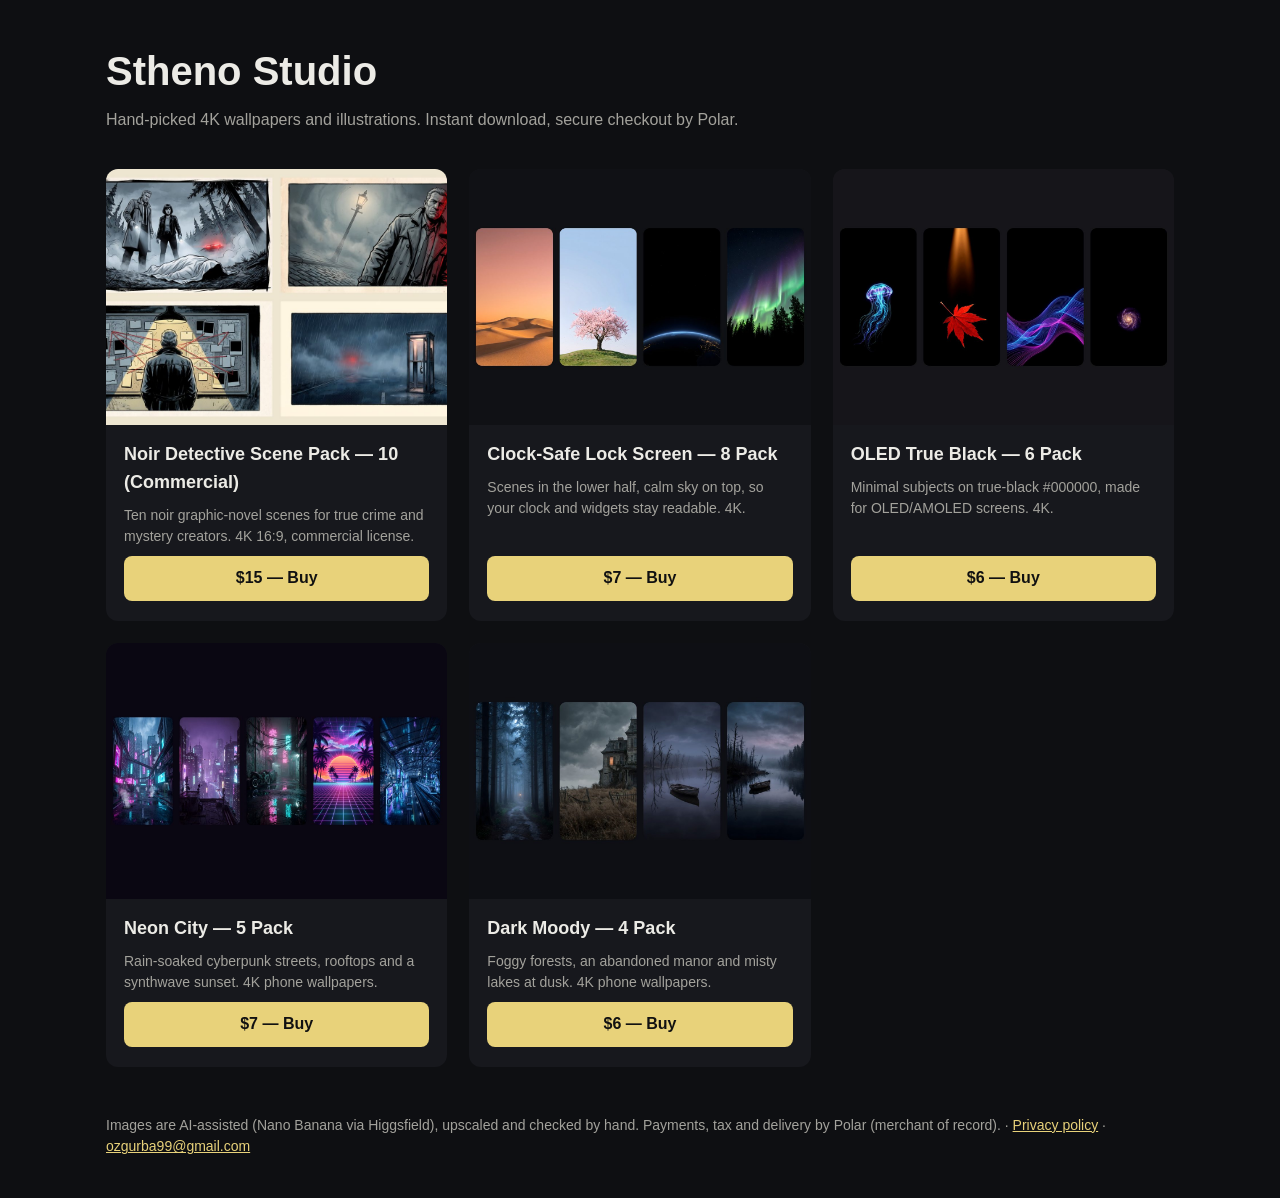
<file: index.html>
<!doctype html><html lang="en"><head><meta charset="utf-8"><meta name="viewport" content="width=device-width,initial-scale=1"><title>Stheno Studio — 4K Wallpapers & Illustrations</title><meta name="description" content="Hand-picked 4K phone wallpapers and commercial-license illustrations."><link rel="stylesheet" href="style.css"></head><body><div class="w"><h1>Stheno Studio</h1><p class="sub">Hand-picked 4K wallpapers and illustrations. Instant download, secure checkout by Polar.</p><div class="g">
<div class="c"><img src="img/noir.jpg" alt="Noir Detective Scene Pack — 10 (Commercial)"><div><h2>Noir Detective Scene Pack — 10 (Commercial)</h2><p>Ten noir graphic-novel scenes for true crime and mystery creators. 4K 16:9, commercial license.</p><a class="b" href="https://buy.polar.sh/polar_cl_txmL2qFg6qswh0WI6052431fgvAcL8Vw7C6N21rwVnG">$15 — Buy</a></div></div>
<div class="c"><img src="img/clock-safe.jpg" alt="Clock-Safe Lock Screen — 8 Pack"><div><h2>Clock-Safe Lock Screen — 8 Pack</h2><p>Scenes in the lower half, calm sky on top, so your clock and widgets stay readable. 4K.</p><a class="b" href="https://buy.polar.sh/polar_cl_9JHCpTUC3P7uurJiYHPQkxbZzspGuaxiSgsMO2AusTf">$7 — Buy</a></div></div>
<div class="c"><img src="img/oled.jpg" alt="OLED True Black — 6 Pack"><div><h2>OLED True Black — 6 Pack</h2><p>Minimal subjects on true-black #000000, made for OLED/AMOLED screens. 4K.</p><a class="b" href="https://buy.polar.sh/polar_cl_73zhhj5NyqBLnMoAy0L8GojgaJNyEOyZICRb345XiMq">$6 — Buy</a></div></div>
<div class="c"><img src="img/neon-city.jpg" alt="Neon City — 5 Pack"><div><h2>Neon City — 5 Pack</h2><p>Rain-soaked cyberpunk streets, rooftops and a synthwave sunset. 4K phone wallpapers.</p><a class="b" href="https://buy.polar.sh/polar_cl_gmdZktMHKxMSL71UjSi5HVdvCGWOV71VYKSn80FIaaB">$7 — Buy</a></div></div>
<div class="c"><img src="img/dark-moody.jpg" alt="Dark Moody — 4 Pack"><div><h2>Dark Moody — 4 Pack</h2><p>Foggy forests, an abandoned manor and misty lakes at dusk. 4K phone wallpapers.</p><a class="b" href="https://buy.polar.sh/polar_cl_ZHHCbnlWq1W0SSXLTAcoujR9mj1EsJuD3MT2K1Ak8S0">$6 — Buy</a></div></div>
</div><footer>Images are AI-assisted (Nano Banana via Higgsfield), upscaled and checked by hand. Payments, tax and delivery by Polar (merchant of record). · <a href="privacy.html">Privacy policy</a> · <a href="mailto:ozgurba99@gmail.com">ozgurba99@gmail.com</a></footer></div></body></html>
</file>
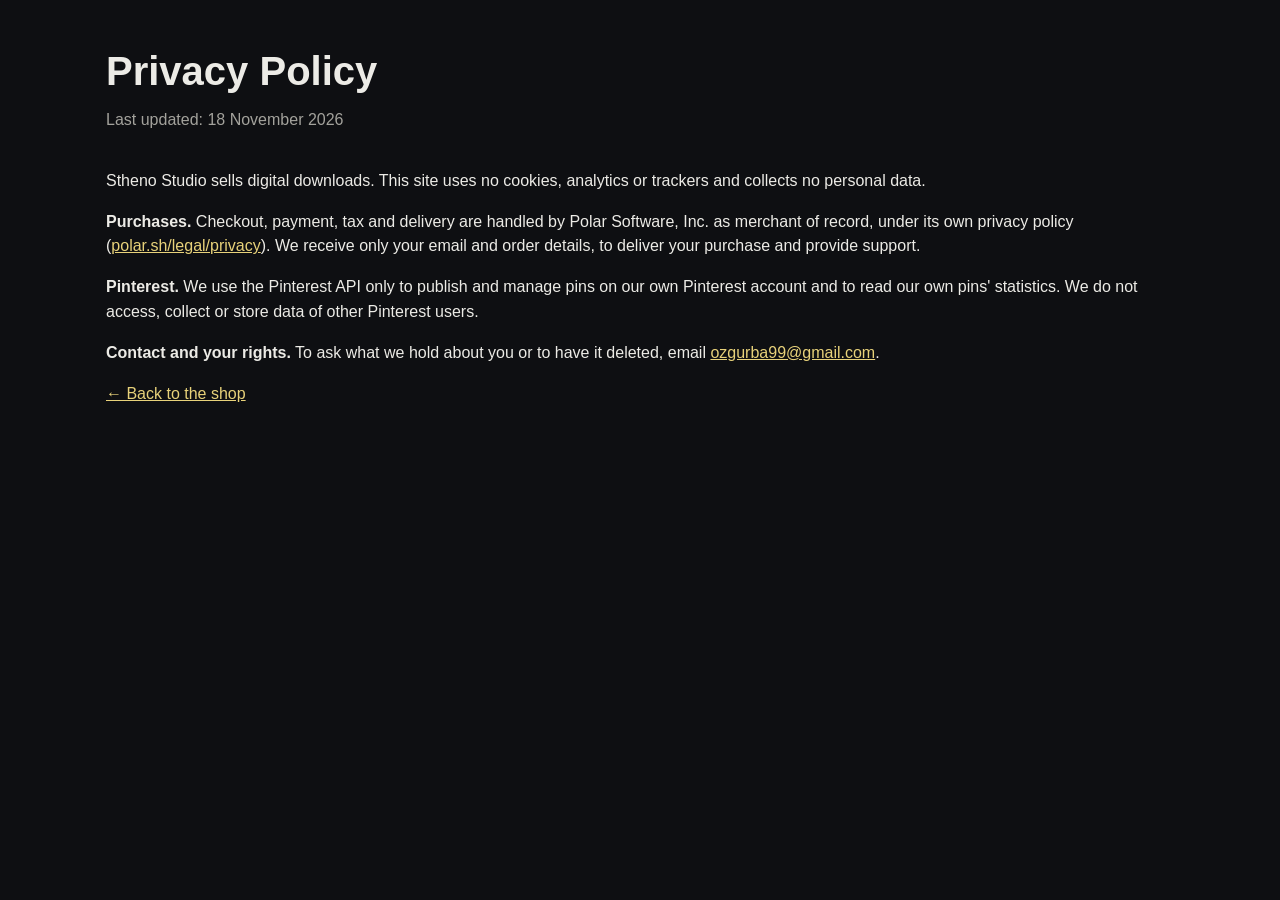
<file: privacy.html>
<!doctype html><html lang="en"><head><meta charset="utf-8"><meta name="viewport" content="width=device-width,initial-scale=1"><title>Privacy Policy — Stheno Studio</title><link rel="stylesheet" href="style.css"></head><body><div class="w">
<h1>Privacy Policy</h1><p class="sub">Last updated: 18 November 2026</p>
<p>Stheno Studio sells digital downloads. This site uses no cookies, analytics or trackers and collects no personal data.</p>
<p><b>Purchases.</b> Checkout, payment, tax and delivery are handled by Polar Software, Inc. as merchant of record, under its own privacy policy (<a href="https://polar.sh/legal/privacy">polar.sh/legal/privacy</a>). We receive only your email and order details, to deliver your purchase and provide support.</p>
<p><b>Pinterest.</b> We use the Pinterest API only to publish and manage pins on our own Pinterest account and to read our own pins' statistics. We do not access, collect or store data of other Pinterest users.</p>
<p><b>Contact and your rights.</b> To ask what we hold about you or to have it deleted, email <a href="mailto:ozgurba99@gmail.com">ozgurba99@gmail.com</a>.</p>
<p><a href="index.html">← Back to the shop</a></p></div></body></html>
</file>
<file: style.css>
:root{--bg:#0e0f12;--card:#17181d;--text:#ecebe6;--dim:#a3a29c;--acc:#e8d27a}
*{box-sizing:border-box}body{margin:0;background:var(--bg);color:var(--text);font:16px/1.55 -apple-system,BlinkMacSystemFont,"Segoe UI",Inter,sans-serif}
.w{max-width:1100px;margin:0 auto;padding:40px 16px}h1{font-size:40px;margin:0 0 6px}.sub{color:var(--dim);margin:0 0 36px}
.g{display:grid;gap:22px;grid-template-columns:repeat(auto-fill,minmax(300px,1fr))}
.c{background:var(--card);border-radius:12px;overflow:hidden;display:flex;flex-direction:column}.c img{width:100%;aspect-ratio:4/3;object-fit:cover;display:block}
.c div{padding:16px 18px 20px;display:flex;flex-direction:column;gap:8px;flex:1}.c h2{font-size:18px;margin:0}.c p{margin:0;color:var(--dim);font-size:14px;flex:1}
.b{background:var(--acc);color:#111;text-decoration:none;font-weight:600;padding:10px 16px;border-radius:8px;text-align:center}
footer{margin-top:48px;color:var(--dim);font-size:14px}a{color:var(--acc)}
</file>
